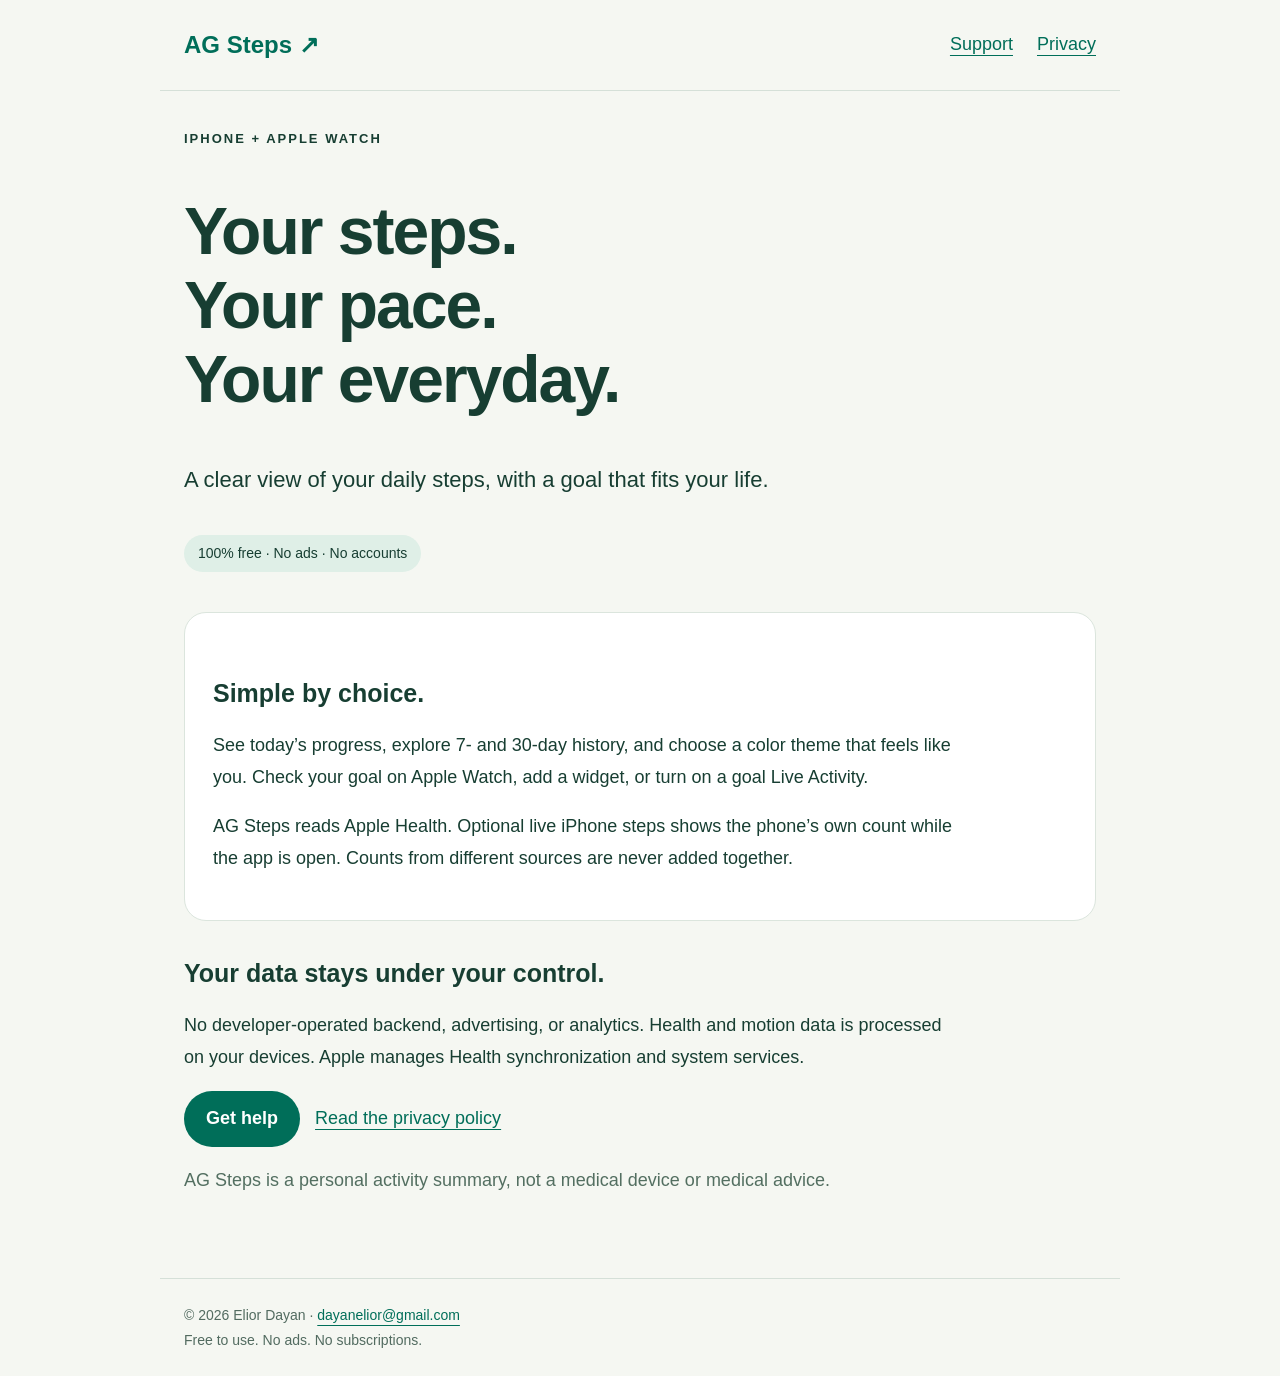
<file: index.html>
<!doctype html><html lang="en"><head><meta charset="utf-8"><meta name="viewport" content="width=device-width,initial-scale=1"><meta name="description" content="One step closer — AG Steps by Elior Dayan. Free step tracking for iPhone and Apple Watch."><title>One step closer · AG Steps</title><link rel="stylesheet" href="./style.css"></head><body><header><a class="brand" href="./">AG Steps<span aria-hidden="true"> ↗</span></a><nav aria-label="Main"><a href="./support.html">Support</a><a href="./privacy.html">Privacy</a></nav></header><main><p class="eyebrow">iPhone + Apple Watch</p><h1>Your steps.<br>Your pace.<br>Your everyday.</h1><p class="lead">A clear view of your daily steps, with a goal that fits your life.</p><p class="badge">100% free · No ads · No accounts</p><div class="panel"><h2>Simple by choice.</h2><p>See today’s progress, explore 7- and 30-day history, and choose a color theme that feels like you. Check your goal on Apple Watch, add a widget, or turn on a goal Live Activity.</p><p>AG Steps reads Apple Health. Optional live iPhone steps shows the phone’s own count while the app is open. Counts from different sources are never added together.</p></div><h2>Your data stays under your control.</h2><p>No developer-operated backend, advertising, or analytics. Health and motion data is processed on your devices. Apple manages Health synchronization and system services.</p><p><a class="button" href="./support.html">Get help</a> &nbsp; <a href="./privacy.html">Read the privacy policy</a></p><p class="muted">AG Steps is a personal activity summary, not a medical device or medical advice.</p></main><footer>© 2026 Elior Dayan · <a href="mailto:dayanelior@gmail.com">dayanelior@gmail.com</a><br>Free to use. No ads. No subscriptions.</footer></body></html>
</file>
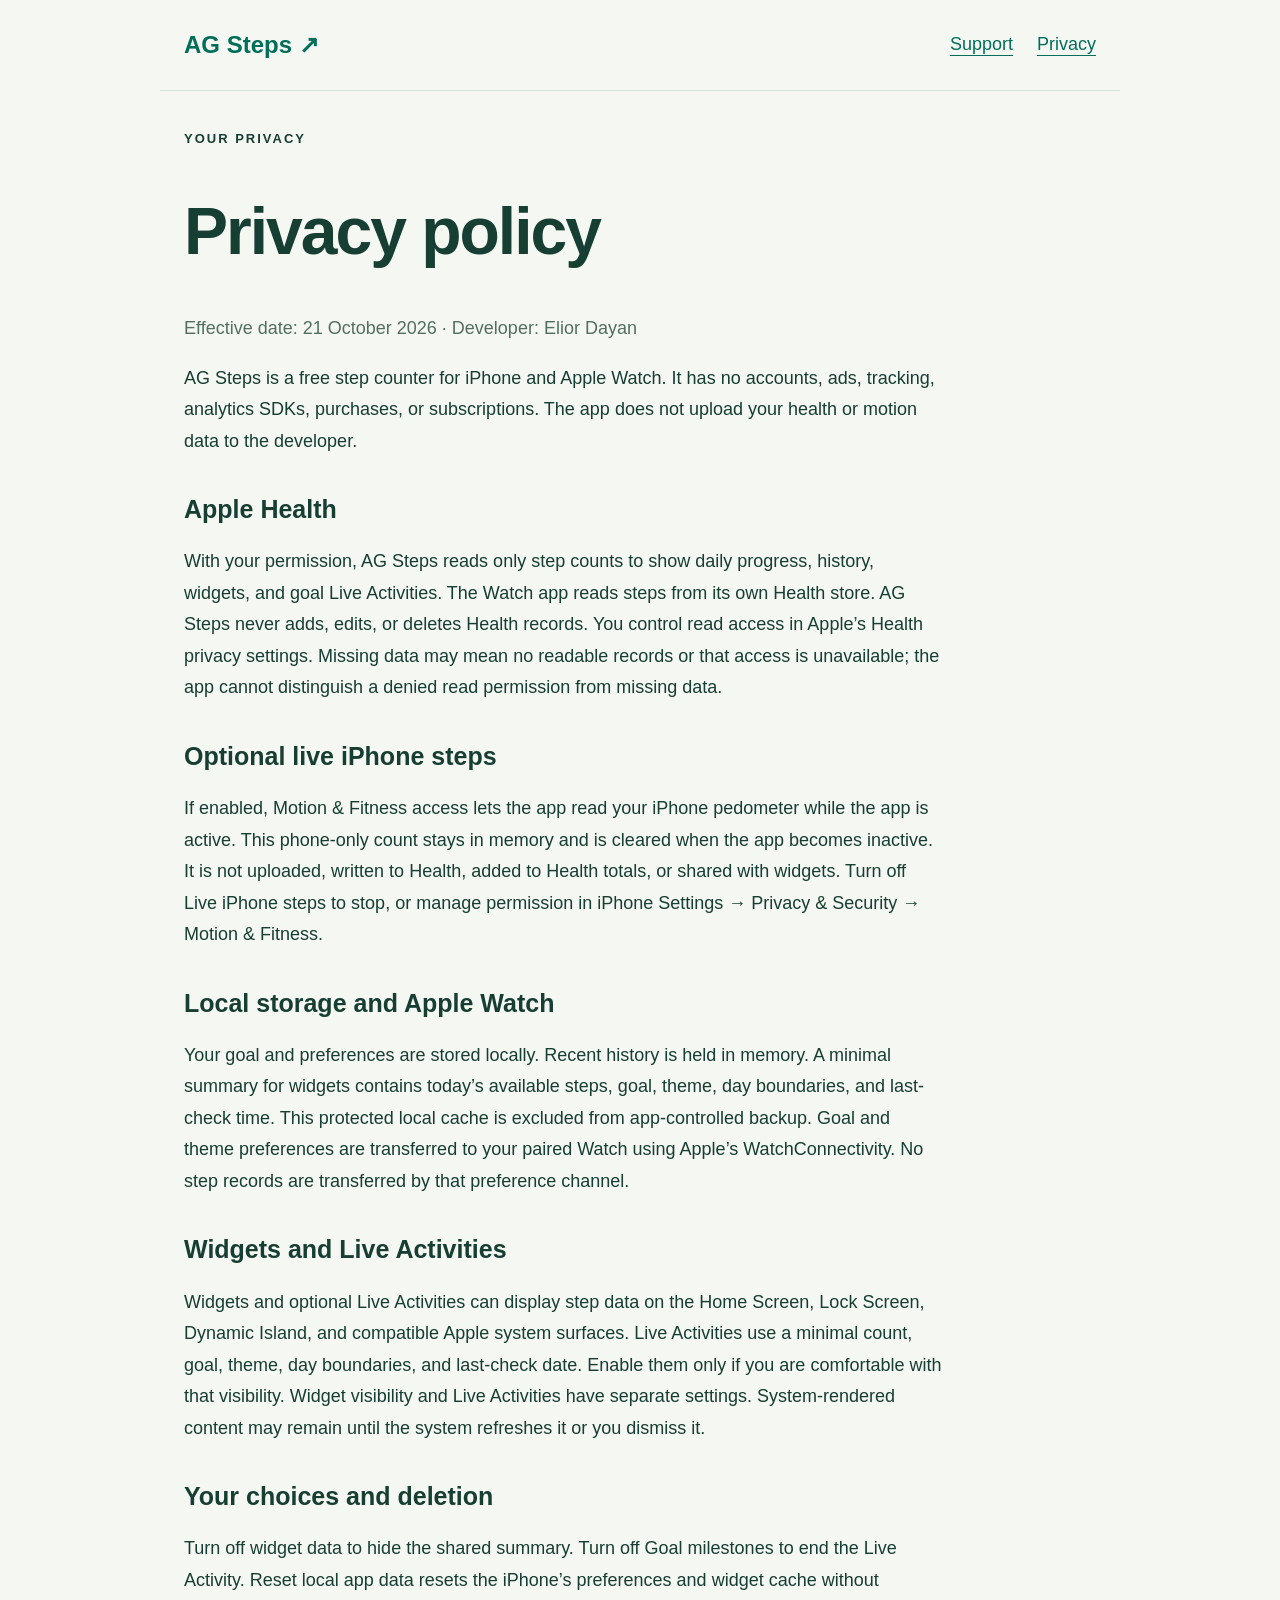
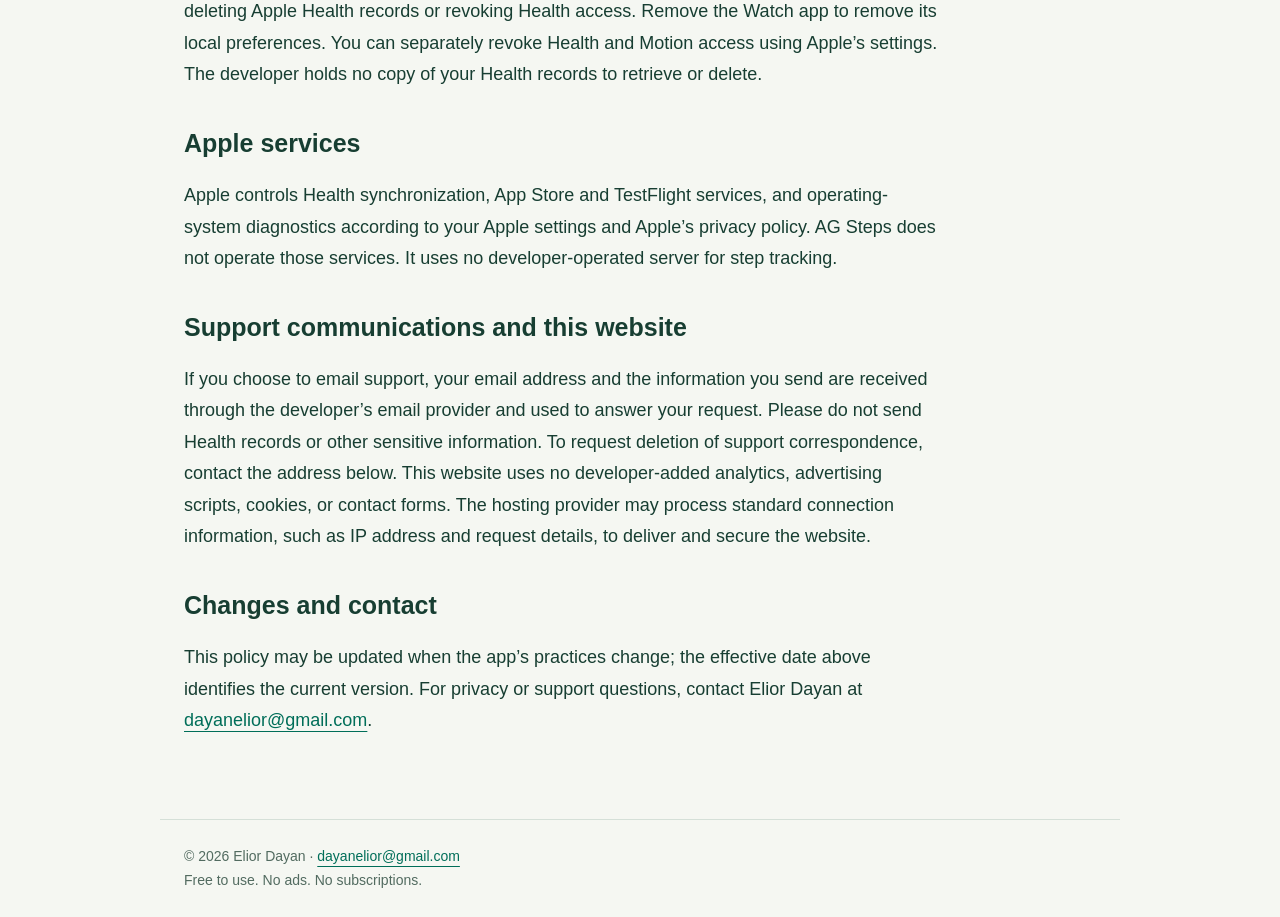
<file: privacy.html>
<!doctype html><html lang="en"><head><meta charset="utf-8"><meta name="viewport" content="width=device-width,initial-scale=1"><meta name="description" content="Privacy policy — AG Steps by Elior Dayan. Free step tracking for iPhone and Apple Watch."><title>Privacy policy · AG Steps</title><link rel="stylesheet" href="./style.css"></head><body><header><a class="brand" href="./">AG Steps<span aria-hidden="true"> ↗</span></a><nav aria-label="Main"><a href="./support.html">Support</a><a href="./privacy.html">Privacy</a></nav></header><main><p class="eyebrow">Your privacy</p><h1>Privacy policy</h1><p class="muted">Effective date: 21 October 2026 · Developer: Elior Dayan</p><p>AG Steps is a free step counter for iPhone and Apple Watch. It has no accounts, ads, tracking, analytics SDKs, purchases, or subscriptions. The app does not upload your health or motion data to the developer.</p><h2>Apple Health</h2><p>With your permission, AG Steps reads only step counts to show daily progress, history, widgets, and goal Live Activities. The Watch app reads steps from its own Health store. AG Steps never adds, edits, or deletes Health records. You control read access in Apple’s Health privacy settings. Missing data may mean no readable records or that access is unavailable; the app cannot distinguish a denied read permission from missing data.</p><h2>Optional live iPhone steps</h2><p>If enabled, Motion &amp; Fitness access lets the app read your iPhone pedometer while the app is active. This phone-only count stays in memory and is cleared when the app becomes inactive. It is not uploaded, written to Health, added to Health totals, or shared with widgets. Turn off Live iPhone steps to stop, or manage permission in iPhone Settings → Privacy &amp; Security → Motion &amp; Fitness.</p><h2>Local storage and Apple Watch</h2><p>Your goal and preferences are stored locally. Recent history is held in memory. A minimal summary for widgets contains today’s available steps, goal, theme, day boundaries, and last-check time. This protected local cache is excluded from app-controlled backup. Goal and theme preferences are transferred to your paired Watch using Apple’s WatchConnectivity. No step records are transferred by that preference channel.</p><h2>Widgets and Live Activities</h2><p>Widgets and optional Live Activities can display step data on the Home Screen, Lock Screen, Dynamic Island, and compatible Apple system surfaces. Live Activities use a minimal count, goal, theme, day boundaries, and last-check date. Enable them only if you are comfortable with that visibility. Widget visibility and Live Activities have separate settings. System-rendered content may remain until the system refreshes it or you dismiss it.</p><h2>Your choices and deletion</h2><p>Turn off widget data to hide the shared summary. Turn off Goal milestones to end the Live Activity. Reset local app data resets the iPhone’s preferences and widget cache without deleting Apple Health records or revoking Health access. Remove the Watch app to remove its local preferences. You can separately revoke Health and Motion access using Apple’s settings. The developer holds no copy of your Health records to retrieve or delete.</p><h2>Apple services</h2><p>Apple controls Health synchronization, App Store and TestFlight services, and operating-system diagnostics according to your Apple settings and Apple’s privacy policy. AG Steps does not operate those services. It uses no developer-operated server for step tracking.</p><h2>Support communications and this website</h2><p>If you choose to email support, your email address and the information you send are received through the developer’s email provider and used to answer your request. Please do not send Health records or other sensitive information. To request deletion of support correspondence, contact the address below. This website uses no developer-added analytics, advertising scripts, cookies, or contact forms. The hosting provider may process standard connection information, such as IP address and request details, to deliver and secure the website.</p><h2>Changes and contact</h2><p>This policy may be updated when the app’s practices change; the effective date above identifies the current version. For privacy or support questions, contact Elior Dayan at <a href="mailto:dayanelior@gmail.com">dayanelior@gmail.com</a>.</p></main><footer>© 2026 Elior Dayan · <a href="mailto:dayanelior@gmail.com">dayanelior@gmail.com</a><br>Free to use. No ads. No subscriptions.</footer></body></html>
</file>
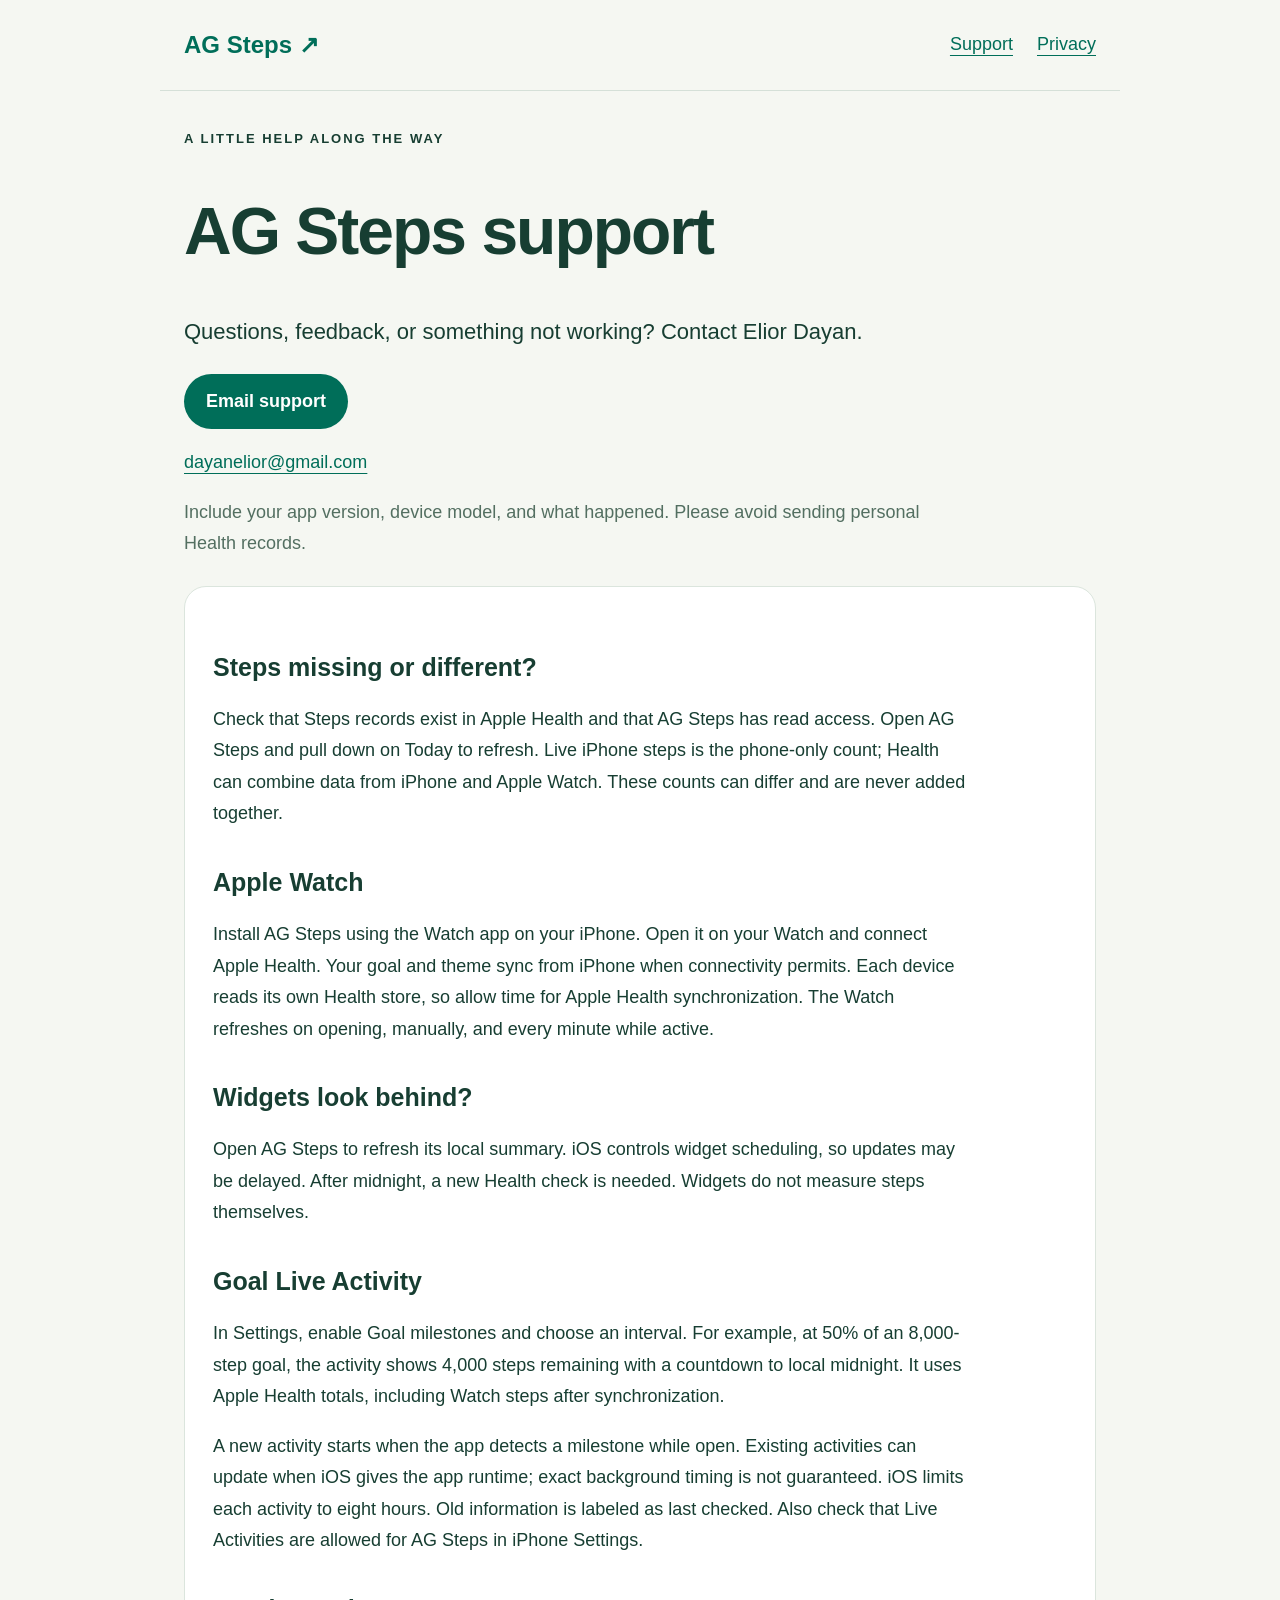
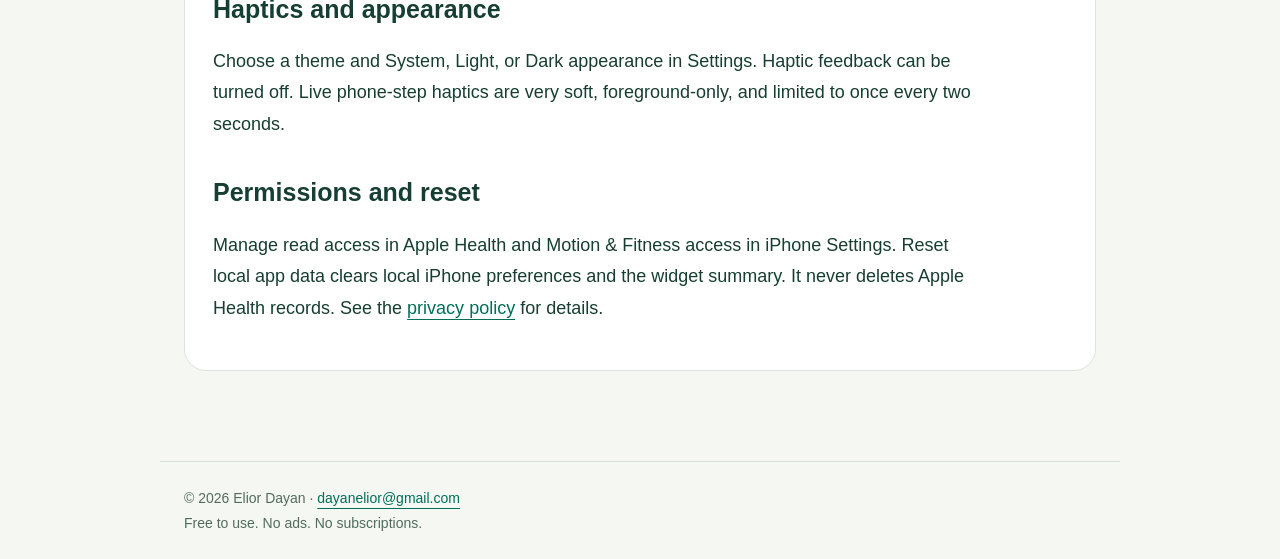
<file: support.html>
<!doctype html><html lang="en"><head><meta charset="utf-8"><meta name="viewport" content="width=device-width,initial-scale=1"><meta name="description" content="Support — AG Steps by Elior Dayan. Free step tracking for iPhone and Apple Watch."><title>Support · AG Steps</title><link rel="stylesheet" href="./style.css"></head><body><header><a class="brand" href="./">AG Steps<span aria-hidden="true"> ↗</span></a><nav aria-label="Main"><a href="./support.html">Support</a><a href="./privacy.html">Privacy</a></nav></header><main><p class="eyebrow">A little help along the way</p><h1>AG Steps support</h1><p class="lead">Questions, feedback, or something not working? Contact Elior Dayan.</p><p><a class="button" href="mailto:dayanelior@gmail.com?subject=AG%20Steps%20support">Email support</a></p><p><a href="mailto:dayanelior@gmail.com">dayanelior@gmail.com</a></p><p class="muted">Include your app version, device model, and what happened. Please avoid sending personal Health records.</p><div class="panel"><h2>Steps missing or different?</h2><p>Check that Steps records exist in Apple Health and that AG Steps has read access. Open AG Steps and pull down on Today to refresh. Live iPhone steps is the phone-only count; Health can combine data from iPhone and Apple Watch. These counts can differ and are never added together.</p><h2>Apple Watch</h2><p>Install AG Steps using the Watch app on your iPhone. Open it on your Watch and connect Apple Health. Your goal and theme sync from iPhone when connectivity permits. Each device reads its own Health store, so allow time for Apple Health synchronization. The Watch refreshes on opening, manually, and every minute while active.</p><h2>Widgets look behind?</h2><p>Open AG Steps to refresh its local summary. iOS controls widget scheduling, so updates may be delayed. After midnight, a new Health check is needed. Widgets do not measure steps themselves.</p><h2>Goal Live Activity</h2><p>In Settings, enable Goal milestones and choose an interval. For example, at 50% of an 8,000-step goal, the activity shows 4,000 steps remaining with a countdown to local midnight. It uses Apple Health totals, including Watch steps after synchronization.</p><p>A new activity starts when the app detects a milestone while open. Existing activities can update when iOS gives the app runtime; exact background timing is not guaranteed. iOS limits each activity to eight hours. Old information is labeled as last checked. Also check that Live Activities are allowed for AG Steps in iPhone Settings.</p><h2>Haptics and appearance</h2><p>Choose a theme and System, Light, or Dark appearance in Settings. Haptic feedback can be turned off. Live phone-step haptics are very soft, foreground-only, and limited to once every two seconds.</p><h2>Permissions and reset</h2><p>Manage read access in Apple Health and Motion &amp; Fitness access in iPhone Settings. Reset local app data clears local iPhone preferences and the widget summary. It never deletes Apple Health records. See the <a href="./privacy.html">privacy policy</a> for details.</p></div></main><footer>© 2026 Elior Dayan · <a href="mailto:dayanelior@gmail.com">dayanelior@gmail.com</a><br>Free to use. No ads. No subscriptions.</footer></body></html>
</file>
<file: style.css>
*{box-sizing:border-box}body{margin:0;background:#f5f7f2;color:#173e32;font:18px/1.75 -apple-system,BlinkMacSystemFont,"Segoe UI",sans-serif}header,main,footer{max-width:960px;margin:auto;padding:24px}header{display:flex;justify-content:space-between;align-items:center;border-bottom:1px solid #d5e0d8}nav{display:flex;gap:24px}a{color:#006e59;text-underline-offset:5px}a:hover{color:#003c30}a:focus-visible{outline:3px solid #006e59;outline-offset:5px}h1{font-size:clamp(36px,7vw,66px);line-height:1.12;letter-spacing:-2px;max-width:800px}h2{font-size:25px;margin-top:36px;line-height:1.3}p,li{max-width:760px}.eyebrow{font-size:13px;font-weight:700;letter-spacing:2px;text-transform:uppercase}.lead{font-size:22px}.badge{display:inline-block;background:#dfefe7;padding:6px 14px;border-radius:30px;font-size:14px}.panel{background:white;padding:28px;border:1px solid #dbe5dd;border-radius:22px;margin:26px 0}.button{display:inline-block;background:#006e59;color:white;padding:12px 22px;border-radius:28px;text-decoration:none;font-weight:600}.button:hover{color:white;background:#004c3e}footer{border-top:1px solid #d5e0d8;font-size:14px;margin-top:40px;color:#526b60}.brand{font-weight:800;font-size:24px;text-decoration:none}.muted{color:#536f61}ul{padding-left:24px}@media(max-width:600px){header{align-items:flex-start;gap:20px}nav{gap:12px;font-size:14px;flex-wrap:wrap}main{padding-top:12px}.panel{padding:22px}}
</file>
